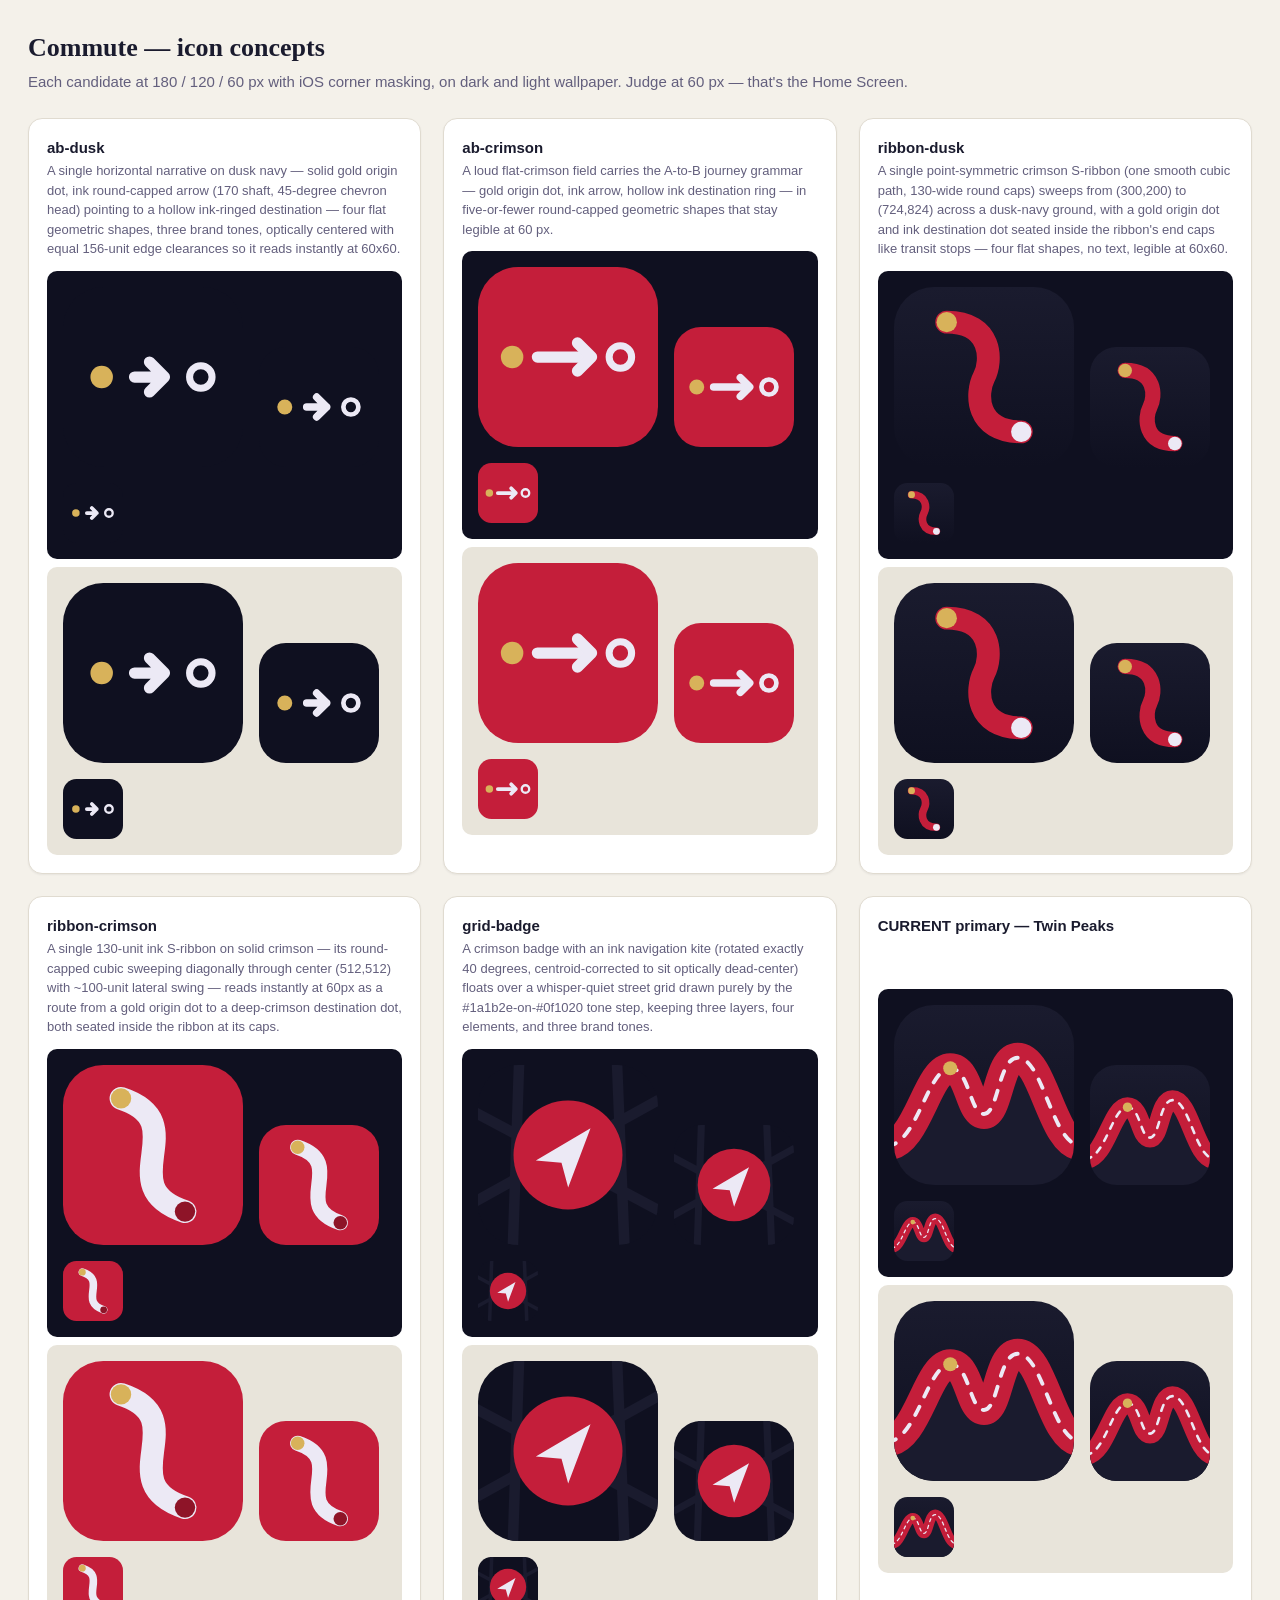
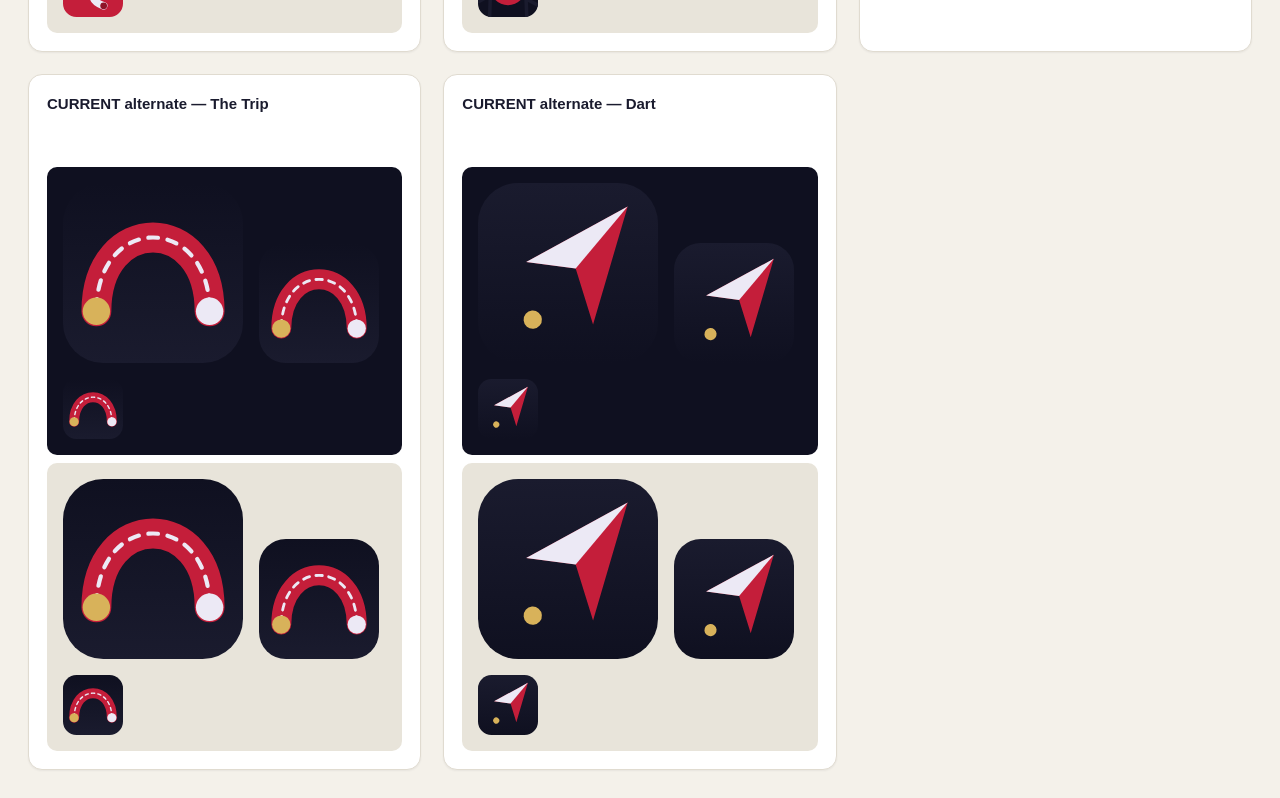
<file: ios/Design/icon-concepts/review-sheet.html>
<!doctype html><meta charset="utf-8">
<title>Commute icon concepts</title>
<style>
  body { margin:0; padding:28px; background:#f4f1ea; color:#1a1b2e;
         font: 15px/1.5 -apple-system, 'Inter Tight', sans-serif; }
  h1 { font-family: 'New York', Georgia, serif; font-size:26px; margin:0 0 4px; }
  .sub { color:#635f7d; margin-bottom:24px; }
  .grid { display:grid; grid-template-columns:repeat(auto-fill,minmax(360px,1fr)); gap:22px; }
  .cand { background:#fff; border:1px solid #e0dbd0; border-radius:14px; padding:18px;
           box-shadow:0 1px 2px rgba(26,27,46,.06); }
  .name { font-weight:700; margin-bottom:2px; }
  .rationale { color:#635f7d; font-size:13px; min-height:38px; margin-bottom:12px; }
  .row { display:flex; align-items:flex-end; flex-wrap:wrap; gap:16px; padding:16px;
          border-radius:10px; }
  .row.dusk { background:#0f1020; margin-bottom:8px; }
  .row.light { background:#e8e4da; }
  img { border-radius:22.4%; display:block; }
</style>
<h1>Commute — icon concepts</h1>
<div class="sub">Each candidate at 180 / 120 / 60&nbsp;px with iOS corner masking,
on dark and light wallpaper. Judge at 60&nbsp;px — that's the Home Screen.</div>
<div class="grid">
<div class="cand">
  <div class="name">ab-dusk</div>
  <div class="rationale">A single horizontal narrative on dusk navy — solid gold origin dot, ink round-capped arrow (170 shaft, 45-degree chevron head) pointing to a hollow ink-ringed destination — four flat geometric shapes, three brand tones, optically centered with equal 156-unit edge clearances so it reads instantly at 60x60.</div>
  <div class="row dusk"><img src="[data-uri]" style="width:180px;height:180px" alt=""><img src="[data-uri]" style="width:120px;height:120px" alt=""><img src="[data-uri]" style="width:60px;height:60px" alt=""></div>
  <div class="row light"><img src="[data-uri]" style="width:180px;height:180px" alt=""><img src="[data-uri]" style="width:120px;height:120px" alt=""><img src="[data-uri]" style="width:60px;height:60px" alt=""></div>
</div>
<div class="cand">
  <div class="name">ab-crimson</div>
  <div class="rationale">A loud flat-crimson field carries the A-to-B journey grammar — gold origin dot, ink arrow, hollow ink destination ring — in five-or-fewer round-capped geometric shapes that stay legible at 60 px.</div>
  <div class="row dusk"><img src="[data-uri]" style="width:180px;height:180px" alt=""><img src="[data-uri]" style="width:120px;height:120px" alt=""><img src="[data-uri]" style="width:60px;height:60px" alt=""></div>
  <div class="row light"><img src="[data-uri]" style="width:180px;height:180px" alt=""><img src="[data-uri]" style="width:120px;height:120px" alt=""><img src="[data-uri]" style="width:60px;height:60px" alt=""></div>
</div>
<div class="cand">
  <div class="name">ribbon-dusk</div>
  <div class="rationale">A single point-symmetric crimson S-ribbon (one smooth cubic path, 130-wide round caps) sweeps from (300,200) to (724,824) across a dusk-navy ground, with a gold origin dot and ink destination dot seated inside the ribbon's end caps like transit stops — four flat shapes, no text, legible at 60x60.</div>
  <div class="row dusk"><img src="[data-uri]" style="width:180px;height:180px" alt=""><img src="[data-uri]" style="width:120px;height:120px" alt=""><img src="[data-uri]" style="width:60px;height:60px" alt=""></div>
  <div class="row light"><img src="[data-uri]" style="width:180px;height:180px" alt=""><img src="[data-uri]" style="width:120px;height:120px" alt=""><img src="[data-uri]" style="width:60px;height:60px" alt=""></div>
</div>
<div class="cand">
  <div class="name">ribbon-crimson</div>
  <div class="rationale">A single 130-unit ink S-ribbon on solid crimson — its round-capped cubic sweeping diagonally through center (512,512) with ~100-unit lateral swing — reads instantly at 60px as a route from a gold origin dot to a deep-crimson destination dot, both seated inside the ribbon at its caps.</div>
  <div class="row dusk"><img src="[data-uri]" style="width:180px;height:180px" alt=""><img src="[data-uri]" style="width:120px;height:120px" alt=""><img src="[data-uri]" style="width:60px;height:60px" alt=""></div>
  <div class="row light"><img src="[data-uri]" style="width:180px;height:180px" alt=""><img src="[data-uri]" style="width:120px;height:120px" alt=""><img src="[data-uri]" style="width:60px;height:60px" alt=""></div>
</div>
<div class="cand">
  <div class="name">grid-badge</div>
  <div class="rationale">A crimson badge with an ink navigation kite (rotated exactly 40 degrees, centroid-corrected to sit optically dead-center) floats over a whisper-quiet street grid drawn purely by the #1a1b2e-on-#0f1020 tone step, keeping three layers, four elements, and three brand tones.</div>
  <div class="row dusk"><img src="[data-uri]" style="width:180px;height:180px" alt=""><img src="[data-uri]" style="width:120px;height:120px" alt=""><img src="[data-uri]" style="width:60px;height:60px" alt=""></div>
  <div class="row light"><img src="[data-uri]" style="width:180px;height:180px" alt=""><img src="[data-uri]" style="width:120px;height:120px" alt=""><img src="[data-uri]" style="width:60px;height:60px" alt=""></div>
</div>
<div class="cand">
  <div class="name">CURRENT primary — Twin Peaks</div>
  <div class="rationale"></div>
  <div class="row dusk"><img src="[data-uri]" style="width:180px;height:180px" alt=""><img src="[data-uri]" style="width:120px;height:120px" alt=""><img src="[data-uri]" style="width:60px;height:60px" alt=""></div>
  <div class="row light"><img src="[data-uri]" style="width:180px;height:180px" alt=""><img src="[data-uri]" style="width:120px;height:120px" alt=""><img src="[data-uri]" style="width:60px;height:60px" alt=""></div>
</div>
<div class="cand">
  <div class="name">CURRENT alternate — The Trip</div>
  <div class="rationale"></div>
  <div class="row dusk"><img src="[data-uri]" style="width:180px;height:180px" alt=""><img src="[data-uri]" style="width:120px;height:120px" alt=""><img src="[data-uri]" style="width:60px;height:60px" alt=""></div>
  <div class="row light"><img src="[data-uri]" style="width:180px;height:180px" alt=""><img src="[data-uri]" style="width:120px;height:120px" alt=""><img src="[data-uri]" style="width:60px;height:60px" alt=""></div>
</div>
<div class="cand">
  <div class="name">CURRENT alternate — Dart</div>
  <div class="rationale"></div>
  <div class="row dusk"><img src="[data-uri]" style="width:180px;height:180px" alt=""><img src="[data-uri]" style="width:120px;height:120px" alt=""><img src="[data-uri]" style="width:60px;height:60px" alt=""></div>
  <div class="row light"><img src="[data-uri]" style="width:180px;height:180px" alt=""><img src="[data-uri]" style="width:120px;height:120px" alt=""><img src="[data-uri]" style="width:60px;height:60px" alt=""></div>
</div></div>
</file>
